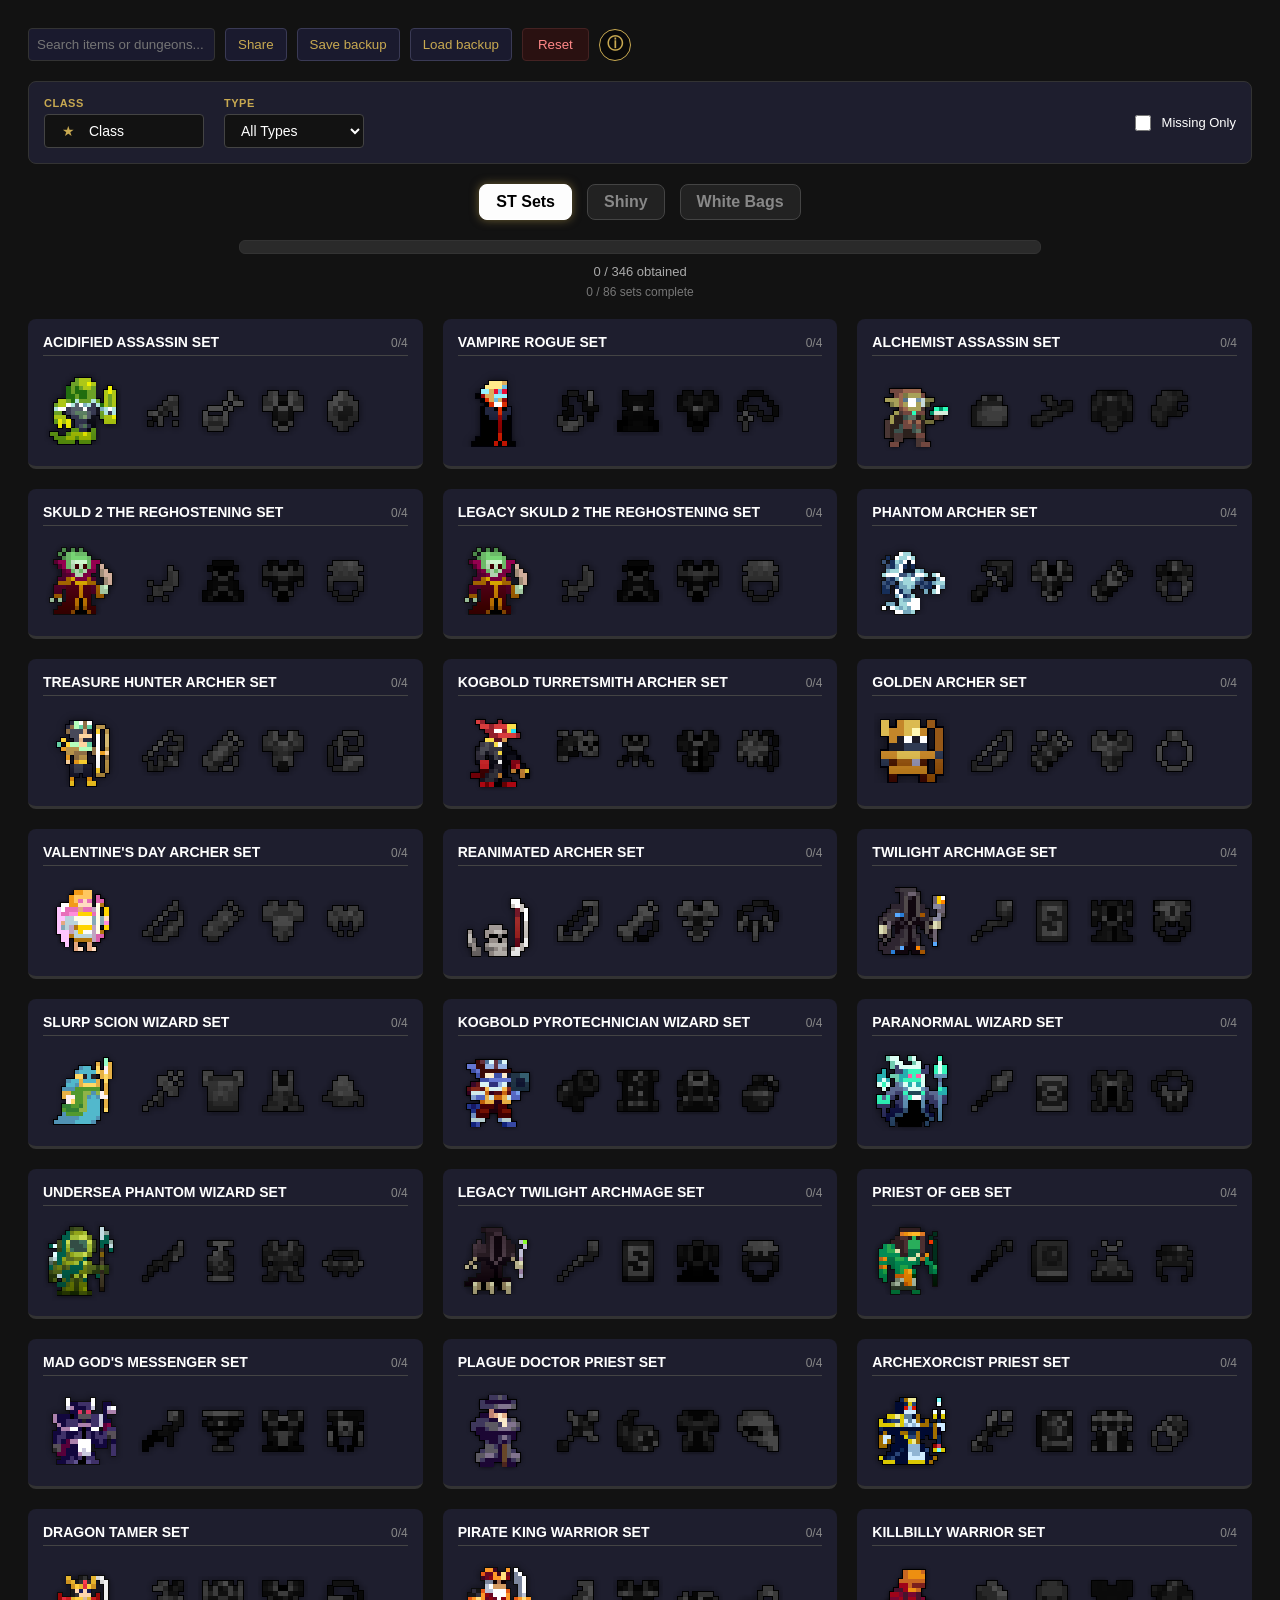
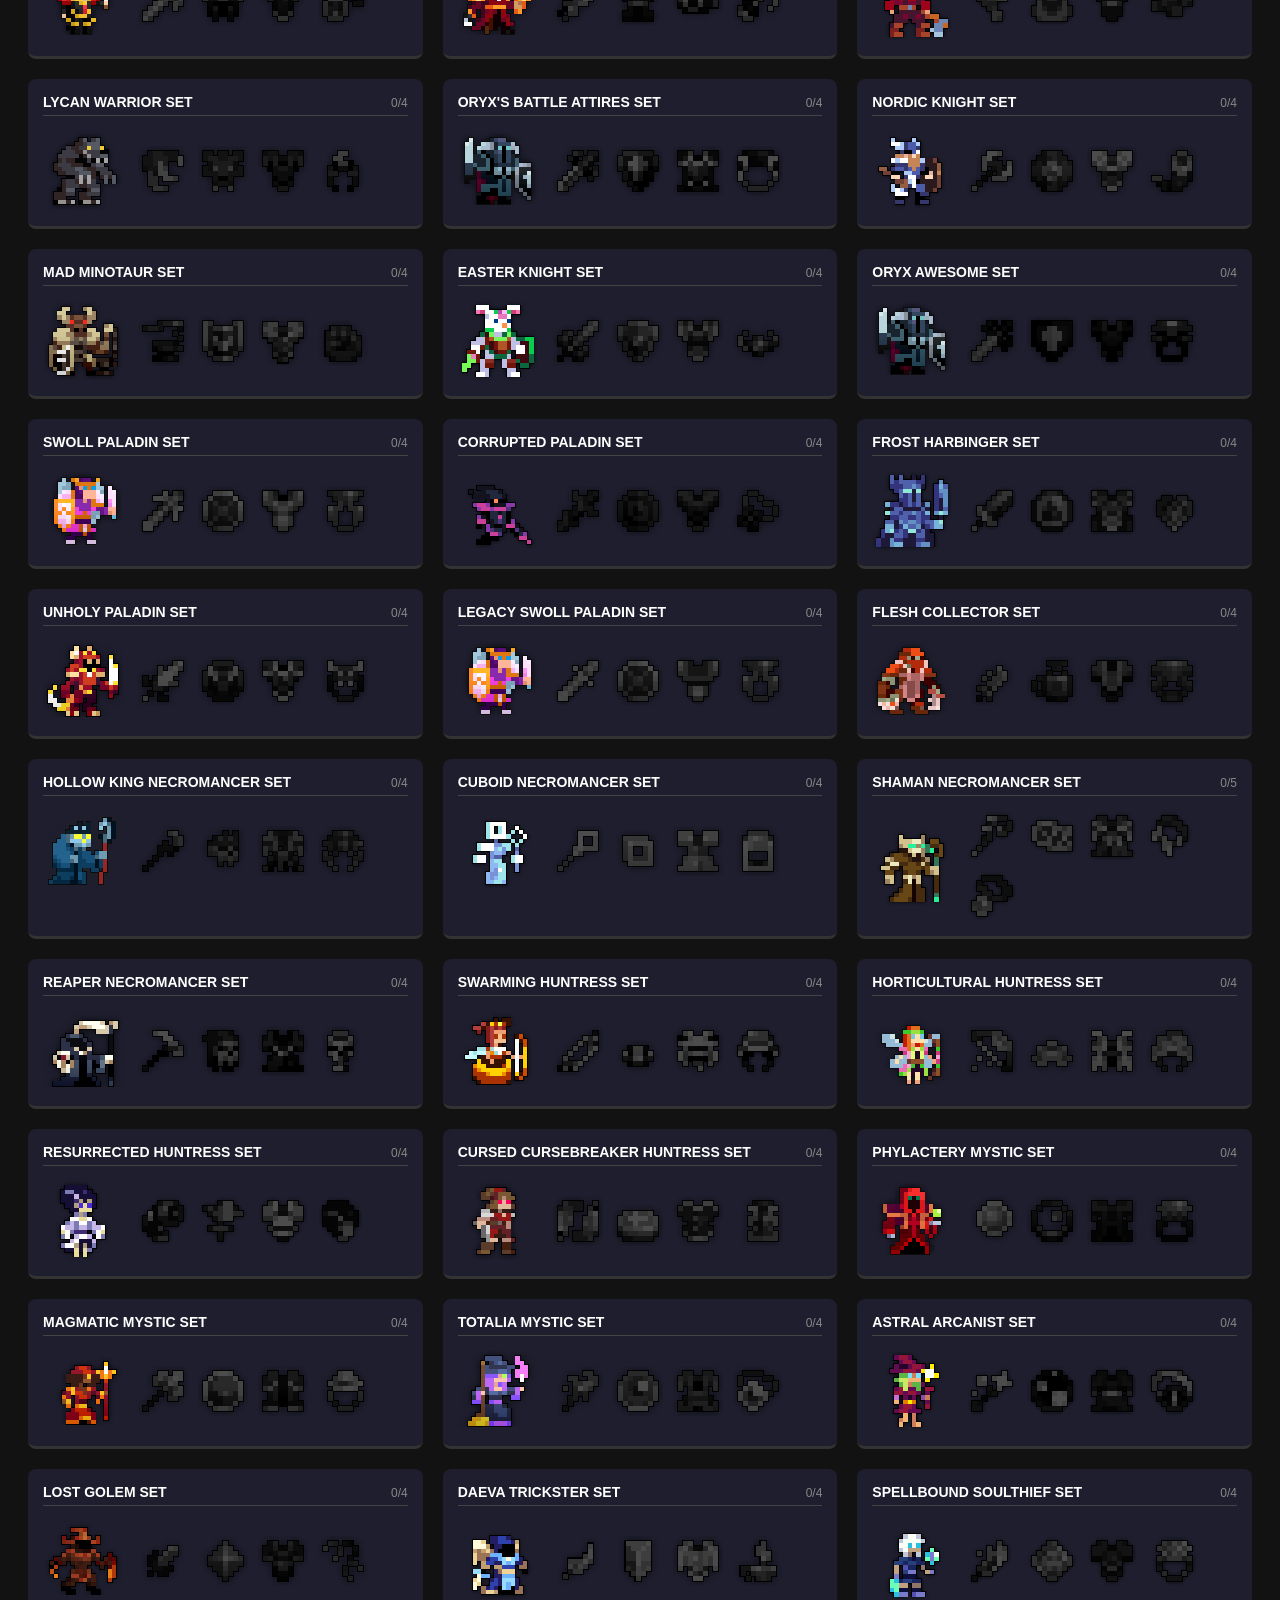
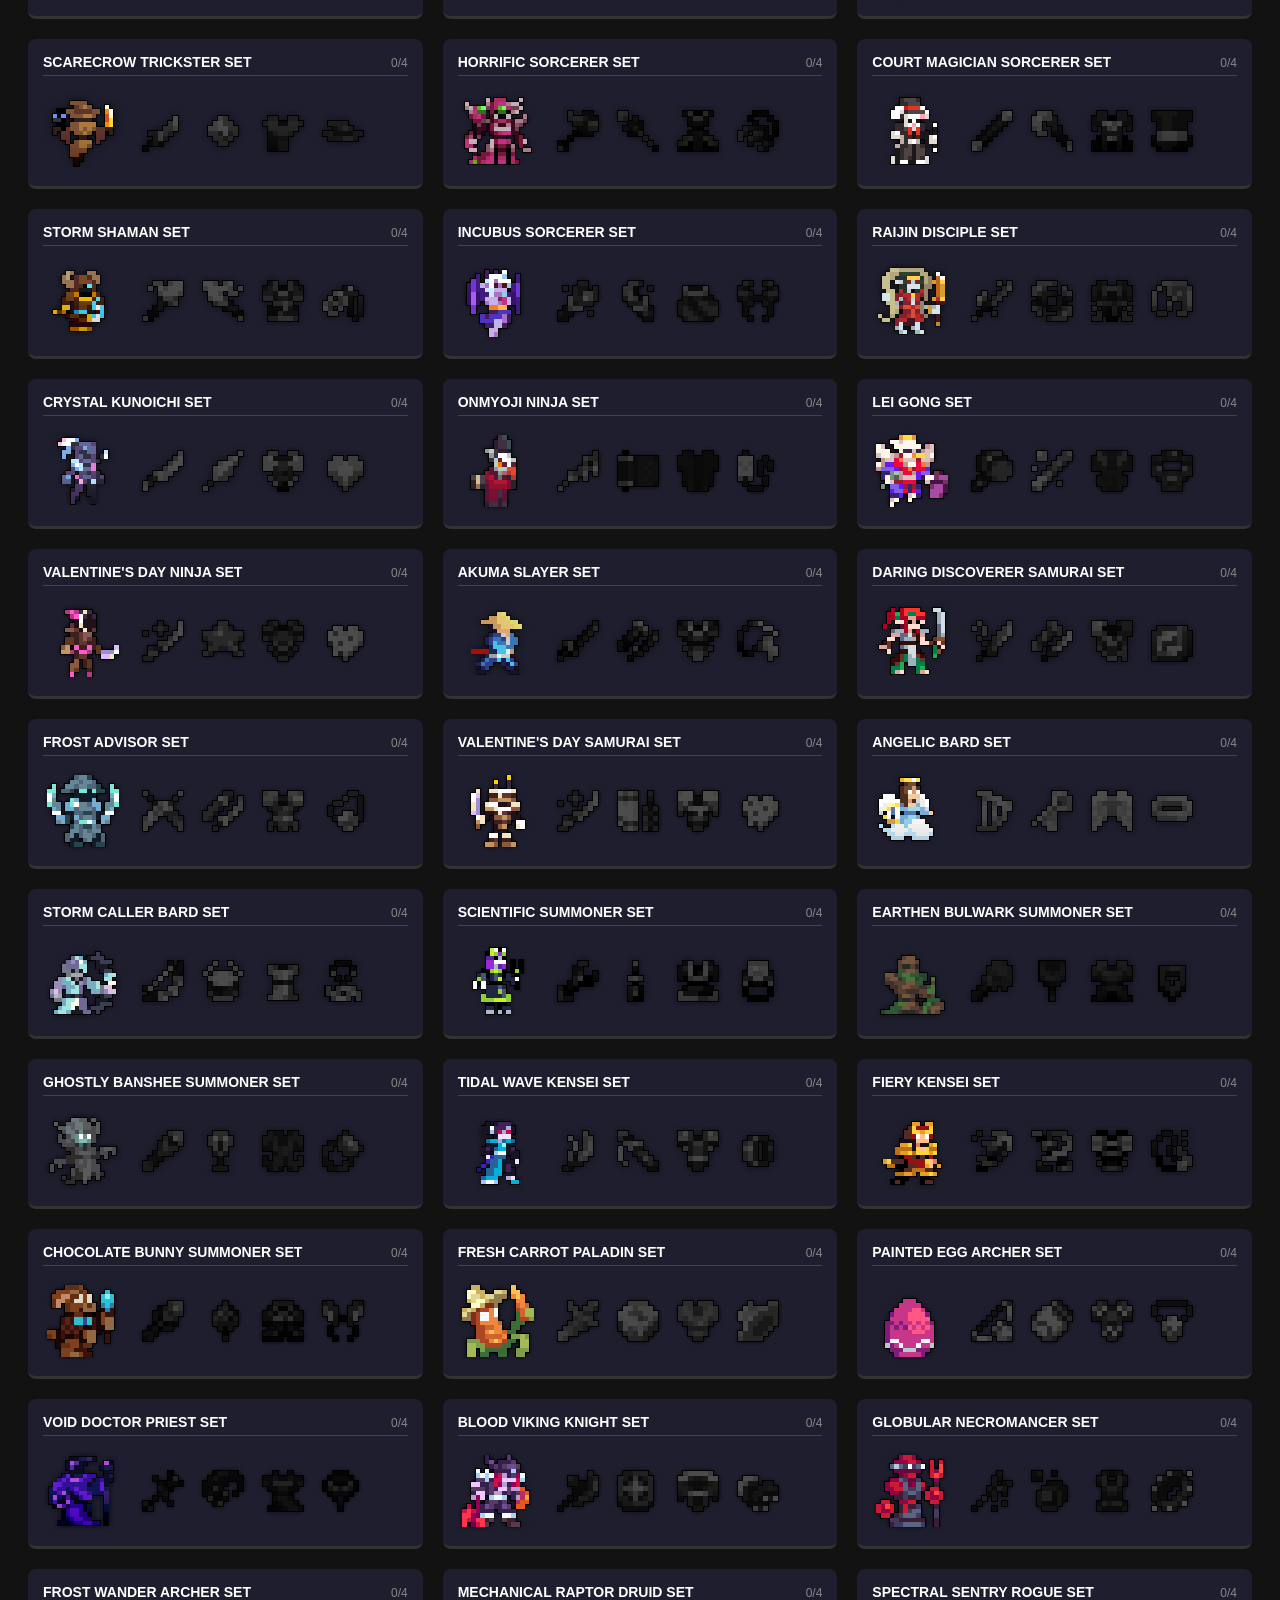
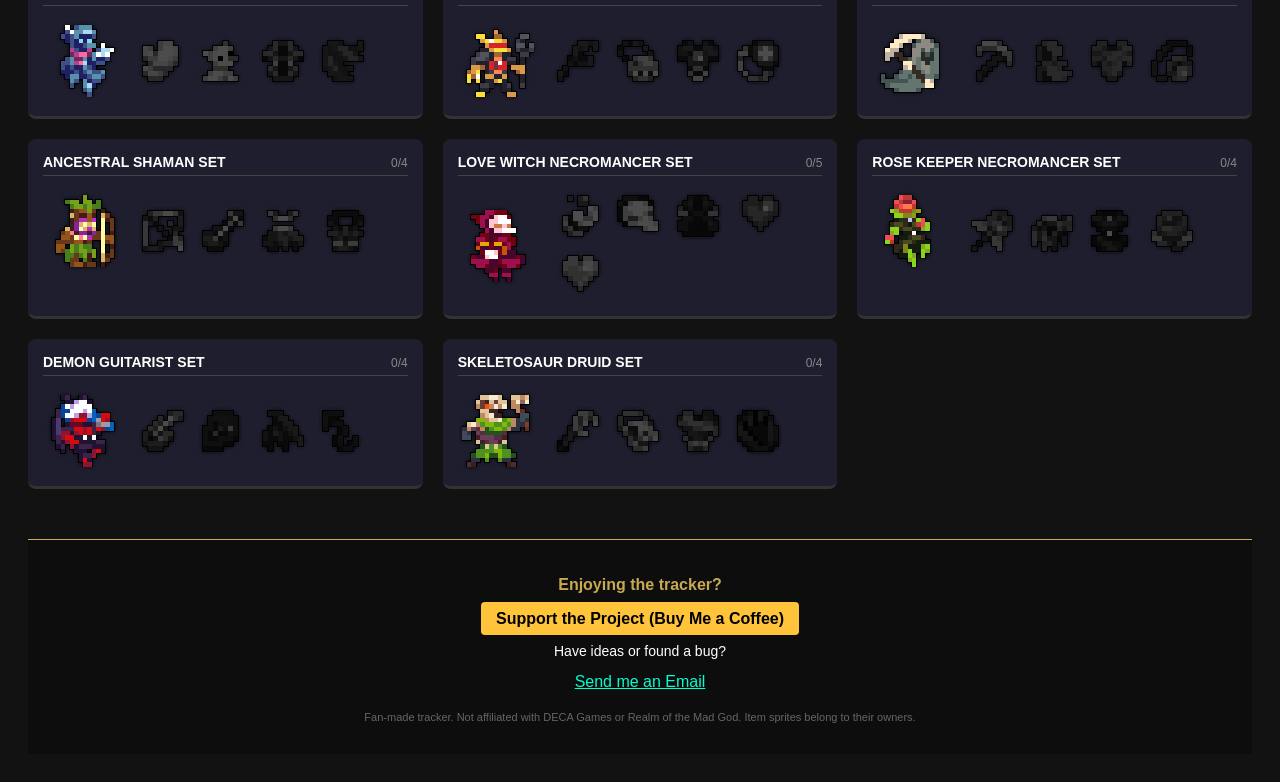
<file: index.html>
<!DOCTYPE html>
<html lang="en">
<head>
    <meta charset="UTF-8">
    <meta name="viewport" content="width=device-width, initial-scale=1.0">
    <title>RotMG ST Set Tracker – Track Your Set-Tiered Items | ROTMG Tracker</title>
    <meta name="description" content="Free Realm of the Mad God tracker for every ST set. Tick off weapons, abilities, armors and rings, filter by class and see where each item drops.">
    <link rel="canonical" href="https://rotmgtracker.com/">
    <meta name="theme-color" content="#121212">
    <meta property="og:type" content="website">
    <meta property="og:site_name" content="ROTMG Tracker">
    <meta property="og:title" content="RotMG ST Set Tracker – Track Your Set-Tiered Items | ROTMG Tracker">
    <meta property="og:description" content="Free Realm of the Mad God tracker for every ST set. Tick off weapons, abilities, armors and rings, filter by class and see where each item drops.">
    <meta property="og:url" content="https://rotmgtracker.com/">
    <meta property="og:image" content="https://rotmgtracker.com/og-image.png">
    <meta property="og:image:width" content="1200">
    <meta property="og:image:height" content="630">
    <meta name="twitter:card" content="summary_large_image">
    <link rel="stylesheet" href="style.css">
    <link rel="icon" type="image/png" href="rotmg sheet/whbaic.png">
</head>
<body>
    <h1 class="visually-hidden">RotMG ST Set Tracker</h1>
    <div id="tooltip"></div>
    
    <div class="top-controls">
        <input type="text" id="search-bar" placeholder="Search items or dungeons..." aria-label="Search">
        <button id="reset-btn">Reset</button>
        
        <div class="info-wrapper">
            <button id="info-btn" aria-label="Storage info">ⓘ</button>
            <div class="custom-tooltip">
                <strong>Storage Info:</strong><br>
                Your progress is saved locally in this browser. Clearing cache or history will reset your tracker!<br><br>Use <strong>Save backup</strong> to keep a copy, or to move your progress to another device with <strong>Load backup</strong>.<br><br><span style="color:#aaa;">This site counts anonymous visits with GoatCounter (no cookies, no personal data).</span>
            </div>
        </div>
    </div>

    <div class="filter-container">
        
        <div class="filter-group">
            <label>Class</label>
            <div class="custom-select-wrapper">
                <div class="custom-select-trigger" id="class-menu-trigger" data-selected-value="all">
                    <span style="display:inline-block; width:22px; height:22px; text-align:center; line-height:22px; color:#c8a951;">★</span>
                    <span id="selected-class-label">Class</span>
                </div>
                <div class="custom-options-panel" id="class-options-panel">
                    <div class="custom-option-item" data-value="all">
                        <span style="display:inline-block; width:24px; text-align:center; color:#c8a951;">★</span>
                        <span>Class</span>
                    </div>
                    <div class="custom-option-item" data-value="rogue">
                        <img src="rotmg sheet/class/rogue.png" alt=""><span>Rogue</span>
                    </div>
                    <div class="custom-option-item" data-value="archer">
                        <img src="rotmg sheet/class/archer.png" alt=""><span>Archer</span>
                    </div>
                    <div class="custom-option-item" data-value="wizard">
                        <img src="rotmg sheet/class/wizard.png" alt=""><span>Wizard</span>
                    </div>
                    <div class="custom-option-item" data-value="priest">
                        <img src="rotmg sheet/class/priest.png" alt=""><span>Priest</span>
                    </div>
                    <div class="custom-option-item" data-value="warrior">
                        <img src="rotmg sheet/class/warrior.png" alt=""><span>Warrior</span>
                    </div>
                    <div class="custom-option-item" data-value="knight">
                        <img src="rotmg sheet/class/knight.png" alt=""><span>Knight</span>
                    </div>
                    <div class="custom-option-item" data-value="paladin">
                        <img src="rotmg sheet/class/paladin.png" alt=""><span>Paladin</span>
                    </div>
                    <div class="custom-option-item" data-value="assassin">
                        <img src="rotmg sheet/class/assassin.png" alt=""><span>Assassin</span>
                    </div>
                    <div class="custom-option-item" data-value="necromancer">
                        <img src="rotmg sheet/class/necromancer.png" alt=""><span>Necromancer</span>
                    </div>
                    <div class="custom-option-item" data-value="huntress">
                        <img src="rotmg sheet/class/huntress.png" alt=""><span>Huntress</span>
                    </div>
                    <div class="custom-option-item" data-value="mystic">
                        <img src="rotmg sheet/class/mystic.png" alt=""><span>Mystic</span>
                    </div>
                    <div class="custom-option-item" data-value="trickster">
                        <img src="rotmg sheet/class/trickster.png" alt=""><span>Trickster</span>
                    </div>
                    <div class="custom-option-item" data-value="sorcerer">
                        <img src="rotmg sheet/class/sorcerer.png" alt=""><span>Sorcerer</span>
                    </div>
                    <div class="custom-option-item" data-value="ninja">
                        <img src="rotmg sheet/class/ninja.png" alt=""><span>Ninja</span>
                    </div>
                    <div class="custom-option-item" data-value="samurai">
                        <img src="rotmg sheet/class/samurai.png" alt=""><span>Samurai</span>
                    </div>
                    <div class="custom-option-item" data-value="bard">
                        <img src="rotmg sheet/class/bard.png" alt=""><span>Bard</span>
                    </div>
                    <div class="custom-option-item" data-value="summoner">
                        <img src="rotmg sheet/class/summoner.png" alt=""><span>Summoner</span>
                    </div>
                    <div class="custom-option-item" data-value="kensei">
                        <img src="rotmg sheet/class/kensei.png" alt=""><span>Kensei</span>
                    </div>
                    <div class="custom-option-item" data-value="druid">
                        <img src="rotmg sheet/class/druid.png" alt=""><span>Druid</span>
                    </div>
                </div>
            </div>
        </div>

        <div class="filter-group">
            <label>Type</label>
            <select id="type-filter" class="filter-select">
                <option value="all">All Types</option>
                <option value="weapon">Weapons</option>
                <option value="ability">Abilities</option>
                <option value="armor">Armors</option>
                <option value="ring">Rings</option>
            </select>
        </div>

        <div class="checkbox-group">
            <label class="checkbox-label">
                <input type="checkbox" id="missing-filter"> Missing Only
            </label>
        </div>
    </div>

    <div class="page-nav">
        <a class="nav-btn active" href="index.html">ST Sets</a>
        <a class="nav-btn" href="shiny.html">Shiny</a>
        <a class="nav-btn" href="whitebags.html">White Bags</a>
    </div>
    
    <div id="progress-bar-container">
        <div id="progress-bar-fill"></div>
    </div>
    <div id="progress-label">0 / 0 obtained</div>

    <div id="tracker-grid" class="grid"></div>

    <footer style="margin-top: 50px; padding: 20px; border-top: 1px solid #c8a951; text-align: center; background: rgba(0,0,0,0.3);">
        <div style="margin-bottom: 15px;">
            <p style="color: #c8a951; font-weight: bold;">Enjoying the tracker?</p>
            <a href="https://buymeacoffee.com/malimate" target="_blank" rel="noopener" 
               style="background: #ffc439; color: black; padding: 8px 15px; text-decoration: none; border-radius: 4px; font-weight: bold;">
               Support the Project (Buy Me a Coffee)
            </a>
        </div>
        <div>
            <p style="font-size: 14px;">Have ideas or found a bug?</p>
            <a href="mailto:rotmgtracker1@gmail.com?subject=RotMG Tracker Idea" style="color: #00ffcc;">
                Send me an Email
            </a>
        </div>
        <p style="font-size: 11px; color: #666; margin-top: 20px;">
            Fan-made tracker. Not affiliated with DECA Games or Realm of the Mad God. Item sprites belong to their owners.
        </p>
    </footer>

    <button id="topBtn" title="Go to top" aria-label="Go to top">↑</button>

    <script src="script.js"></script>
    <script src="extras.js"></script>
</body>
</html>
</file>
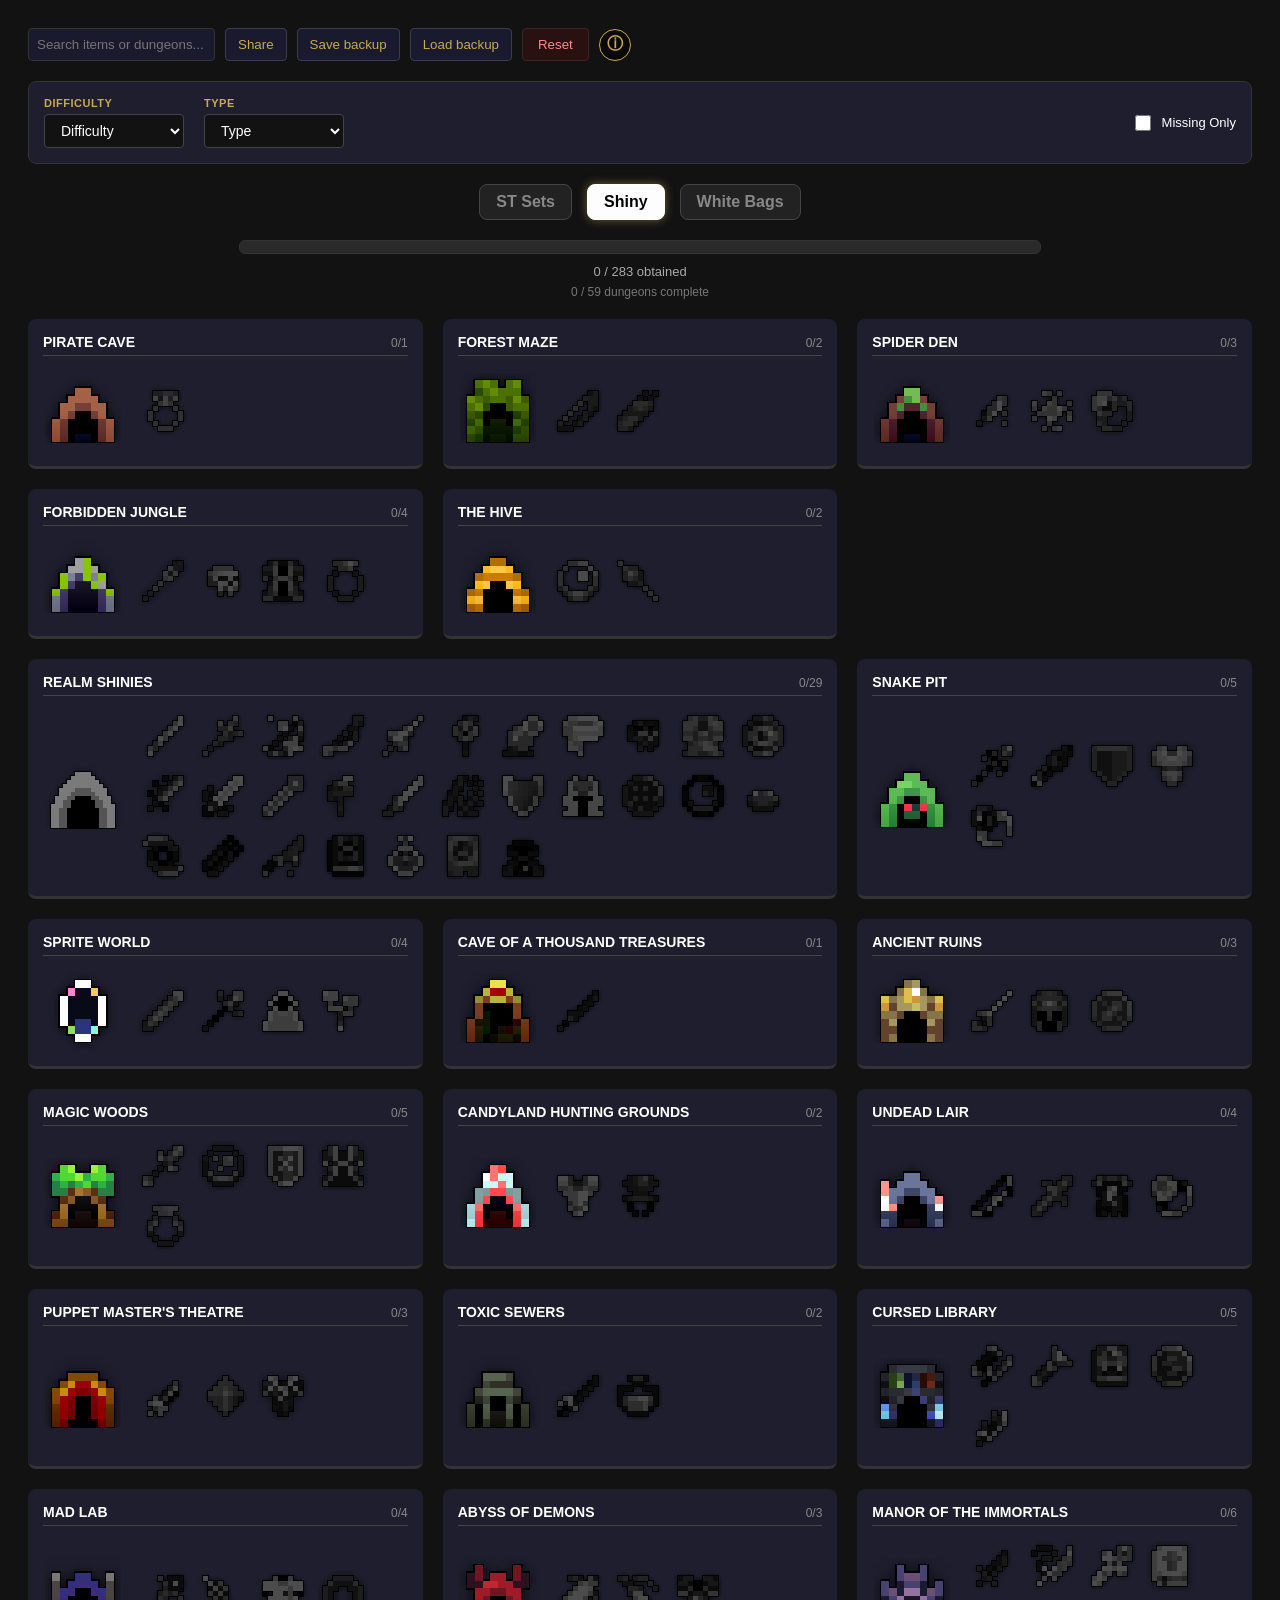
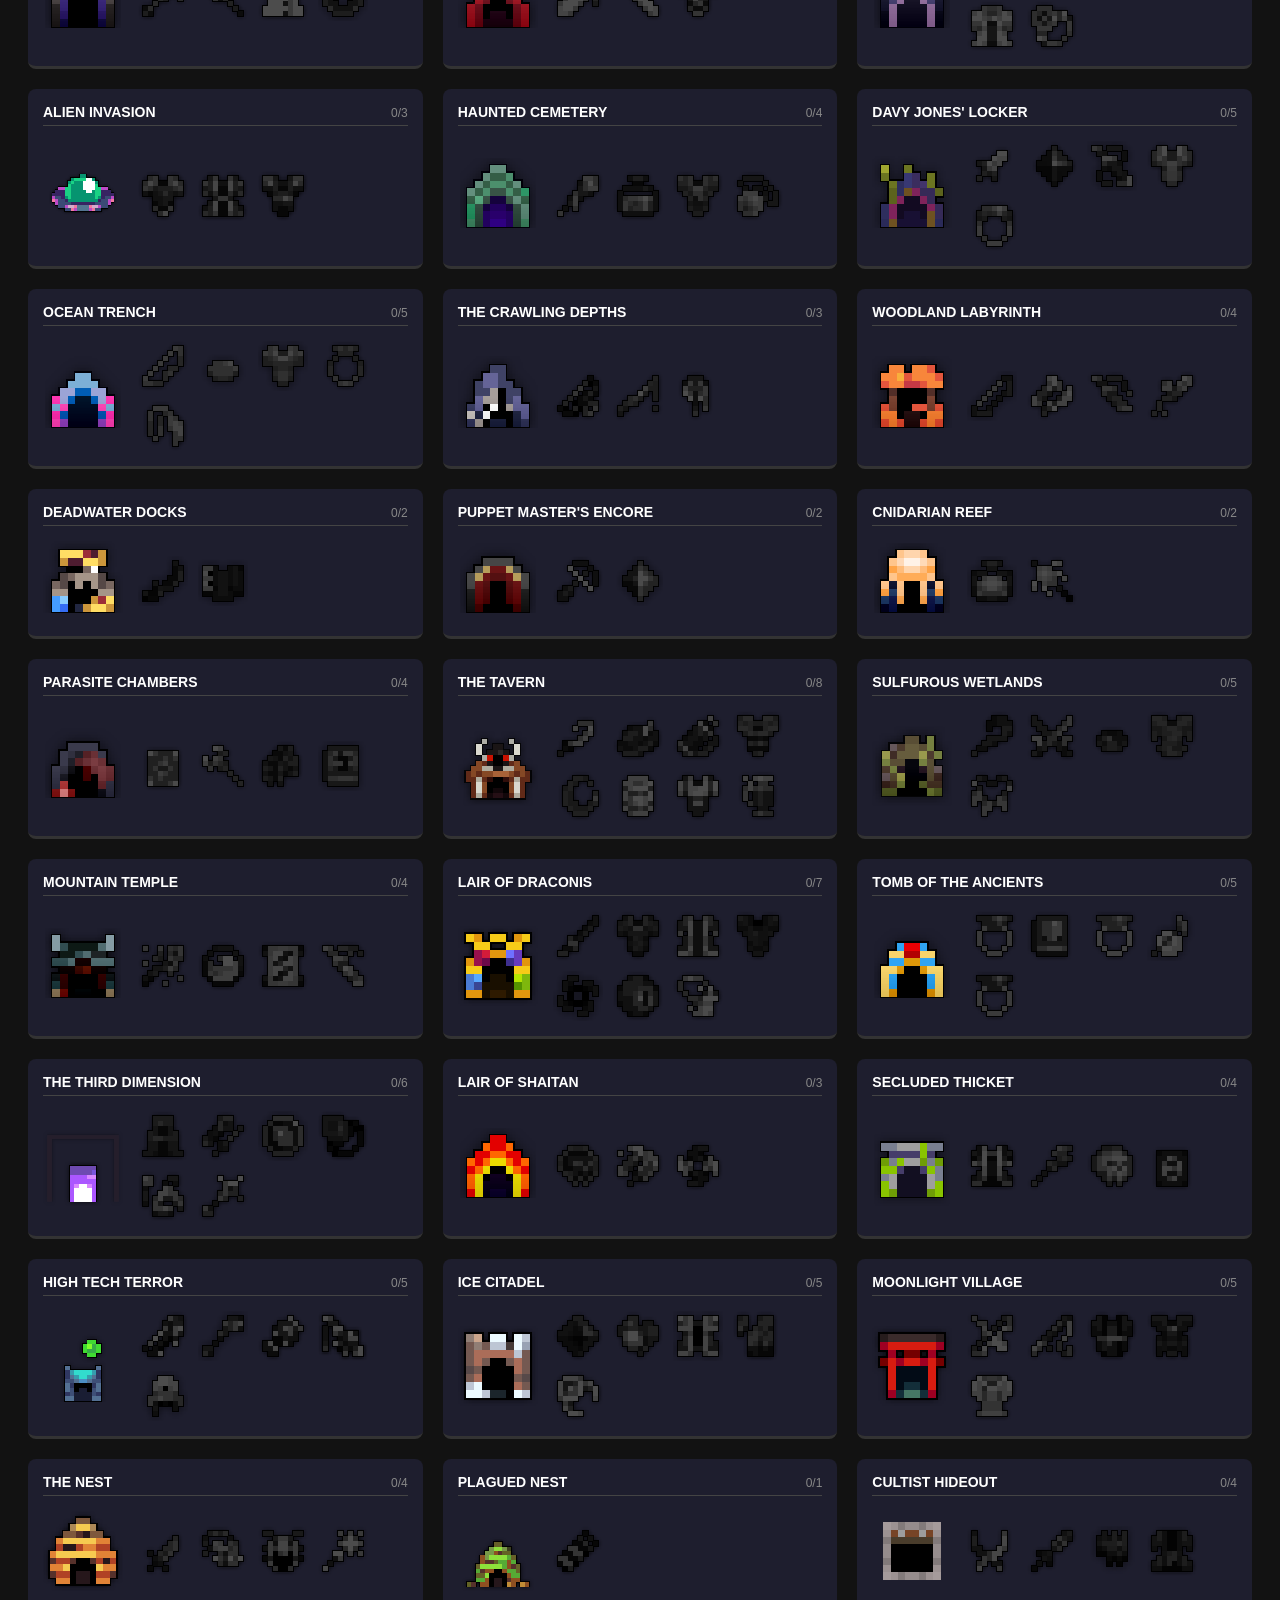
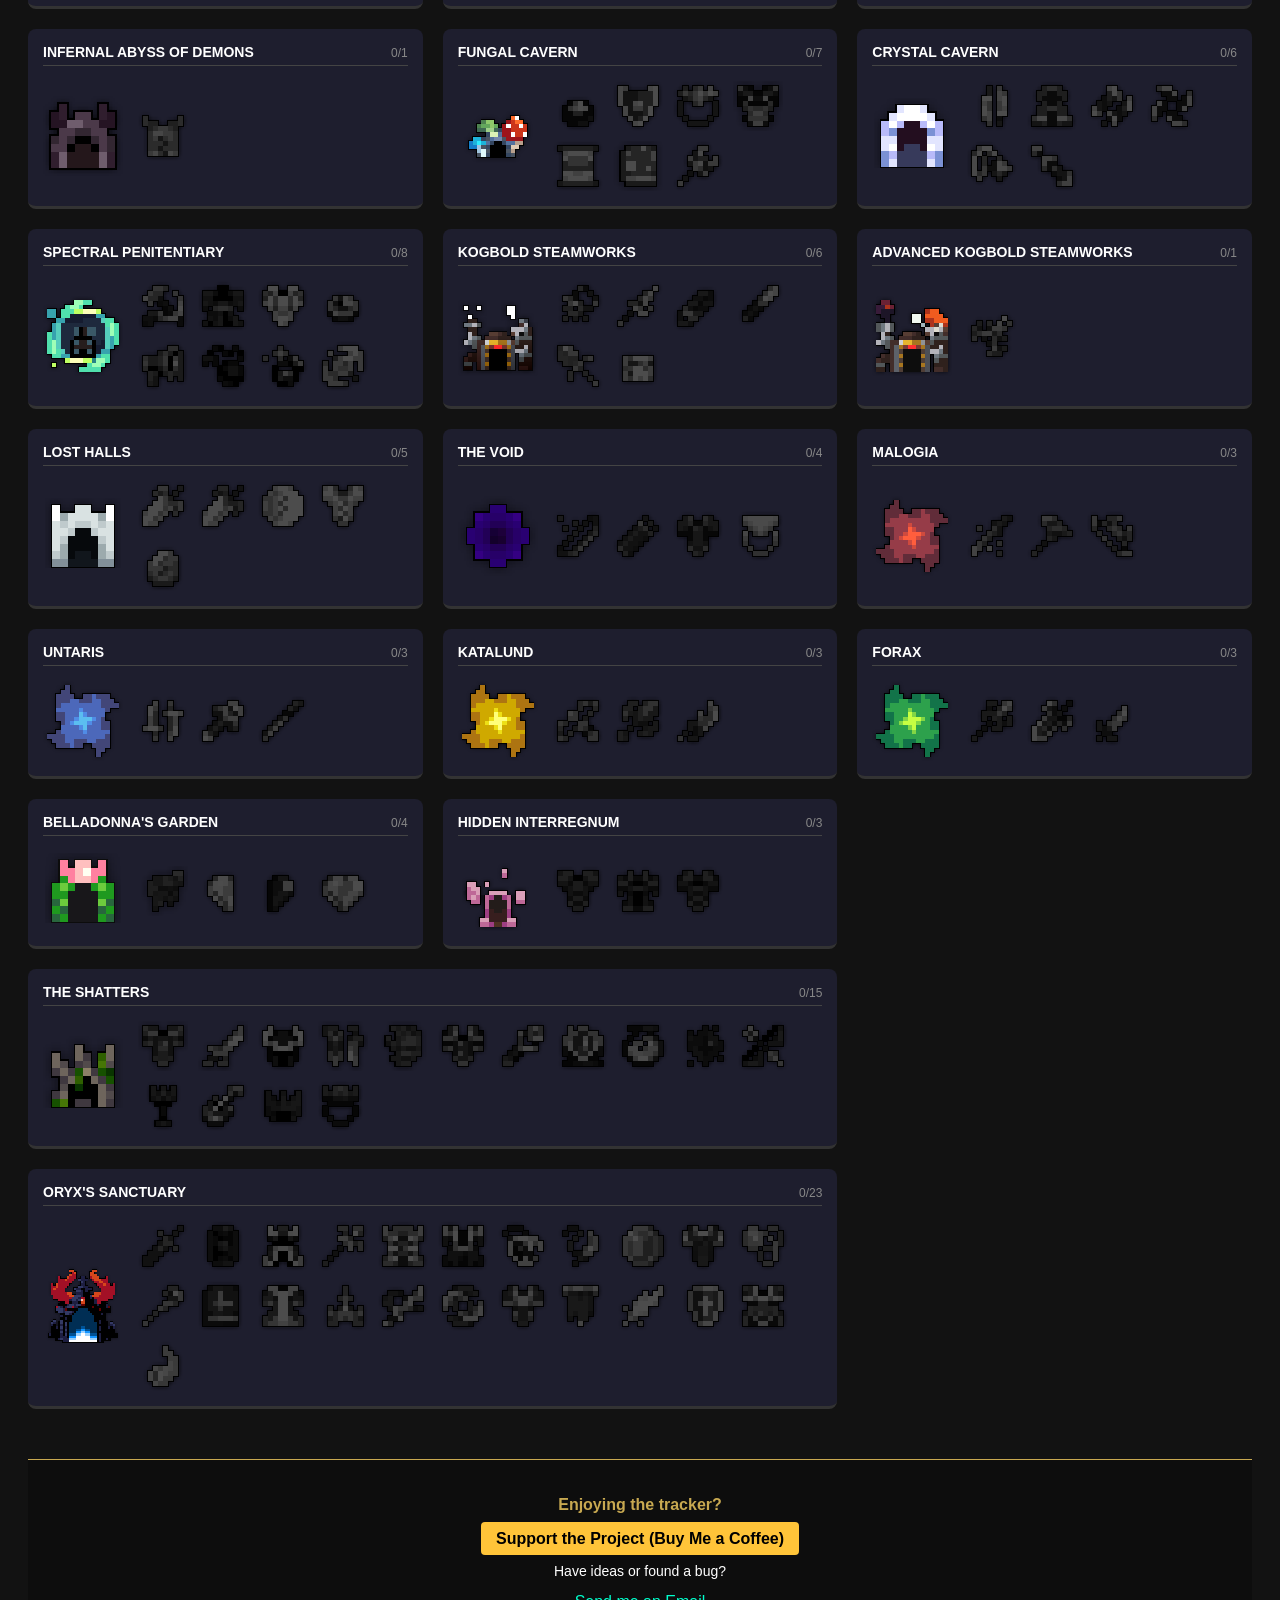
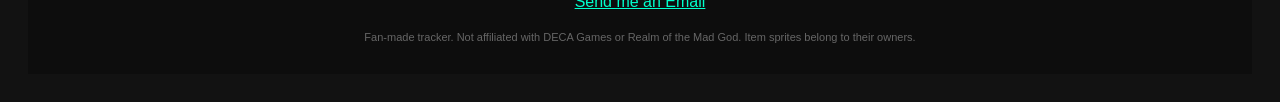
<file: shiny.html>
<!DOCTYPE html>
<html lang="en">
<head>
    <meta charset="UTF-8">
    <meta name="viewport" content="width=device-width, initial-scale=1.0">
    <title>RotMG Shiny Tracker – Track Your Shiny Items | ROTMG Tracker</title>
    <meta name="description" content="Free Realm of the Mad God shiny tracker. Mark every shiny you own by dungeon, filter by difficulty and type, and see your completion.">
    <link rel="canonical" href="https://rotmgtracker.com/shiny">
    <meta name="theme-color" content="#121212">
    <meta property="og:type" content="website">
    <meta property="og:site_name" content="ROTMG Tracker">
    <meta property="og:title" content="RotMG Shiny Tracker – Track Your Shiny Items | ROTMG Tracker">
    <meta property="og:description" content="Free Realm of the Mad God shiny tracker. Mark every shiny you own by dungeon, filter by difficulty and type, and see your completion.">
    <meta property="og:url" content="https://rotmgtracker.com/shiny">
    <meta property="og:image" content="https://rotmgtracker.com/og-image.png">
    <meta property="og:image:width" content="1200">
    <meta property="og:image:height" content="630">
    <meta name="twitter:card" content="summary_large_image">
    <link rel="stylesheet" href="style.css">
    <link rel="icon" type="image/png" href="rotmg sheet/whbaic.png">
</head>
<body>
    <h1 class="visually-hidden">RotMG Shiny Tracker</h1>
    <div id="tooltip"></div>
    
    <div class="top-controls">
        <input type="text" id="search-bar" placeholder="Search items or dungeons..." aria-label="Search">
        <button id="reset-btn">Reset</button>
        
        <div class="info-wrapper">
            <button id="info-btn" aria-label="Storage info">ⓘ</button>
            <div class="custom-tooltip">
                <strong>Storage Info:</strong><br>
                Your progress is saved locally in this browser. Clearing cache or history will reset your tracker!<br><br>Use <strong>Save backup</strong> to keep a copy, or to move your progress to another device with <strong>Load backup</strong>.<br><br><span style="color:#aaa;">This site counts anonymous visits with GoatCounter (no cookies, no personal data).</span>
            </div>
        </div>
    </div>

    <div class="filter-container">
        
        <div class="filter-group">
            <label>Difficulty</label>
            <select id="difficulty-filter" class="filter-select">
                <option value="all">Difficulty</option>
                <option value="easy">Easy</option>
                <option value="medium">Medium</option>
                <option value="hard">Hard</option>
                <option value="exalt">Exalt</option>
            </select>
        </div>

        <div class="filter-group">
            <label>Type</label>
            <select id="type-filter" class="filter-select">
                <option value="all">Type</option>
                <option value="weapon">Weapon</option>
                <option value="ability">Ability</option>
                <option value="armor">Armor</option>
                <option value="ring">Ring</option>
            </select>
        </div>

        <div class="checkbox-group">
            <label class="checkbox-label">
                <input type="checkbox" id="missing-filter"> Missing Only
            </label>
        </div>
    </div>

    <div class="page-nav">
        <a class="nav-btn" href="index.html">ST Sets</a>
        <a class="nav-btn active" href="shiny.html">Shiny</a>
        <a class="nav-btn" href="whitebags.html">White Bags</a>
    </div>
    
    <div id="progress-bar-container">
        <div id="progress-bar-fill"></div>
    </div>
    <div id="progress-label">0 / 0 obtained</div>

    <div id="tracker-grid" class="grid"></div>

    <footer style="margin-top: 50px; padding: 20px; border-top: 1px solid #c8a951; text-align: center; background: rgba(0,0,0,0.3);">
        <div style="margin-bottom: 15px;">
            <p style="color: #c8a951; font-weight: bold;">Enjoying the tracker?</p>
            <a href="https://buymeacoffee.com/malimate" target="_blank" rel="noopener" 
               style="background: #ffc439; color: black; padding: 8px 15px; text-decoration: none; border-radius: 4px; font-weight: bold;">
                Support the Project (Buy Me a Coffee)
            </a>
        </div>
        <div>
            <p style="font-size: 14px;">Have ideas or found a bug?</p>
            <a href="mailto:rotmgtracker1@gmail.com?subject=RotMG Tracker Idea" style="color: #00ffcc;">
                Send me an Email
            </a>
        </div>
        <p style="font-size: 11px; color: #666; margin-top: 20px;">
            Fan-made tracker. Not affiliated with DECA Games or Realm of the Mad God. Item sprites belong to their owners.
        </p>
    </footer>

    <button id="topBtn" title="Go to top" aria-label="Go to top">↑</button>

    <script src="script_s.js"></script>
    <script src="extras.js"></script>
</body>
</html>
</file>
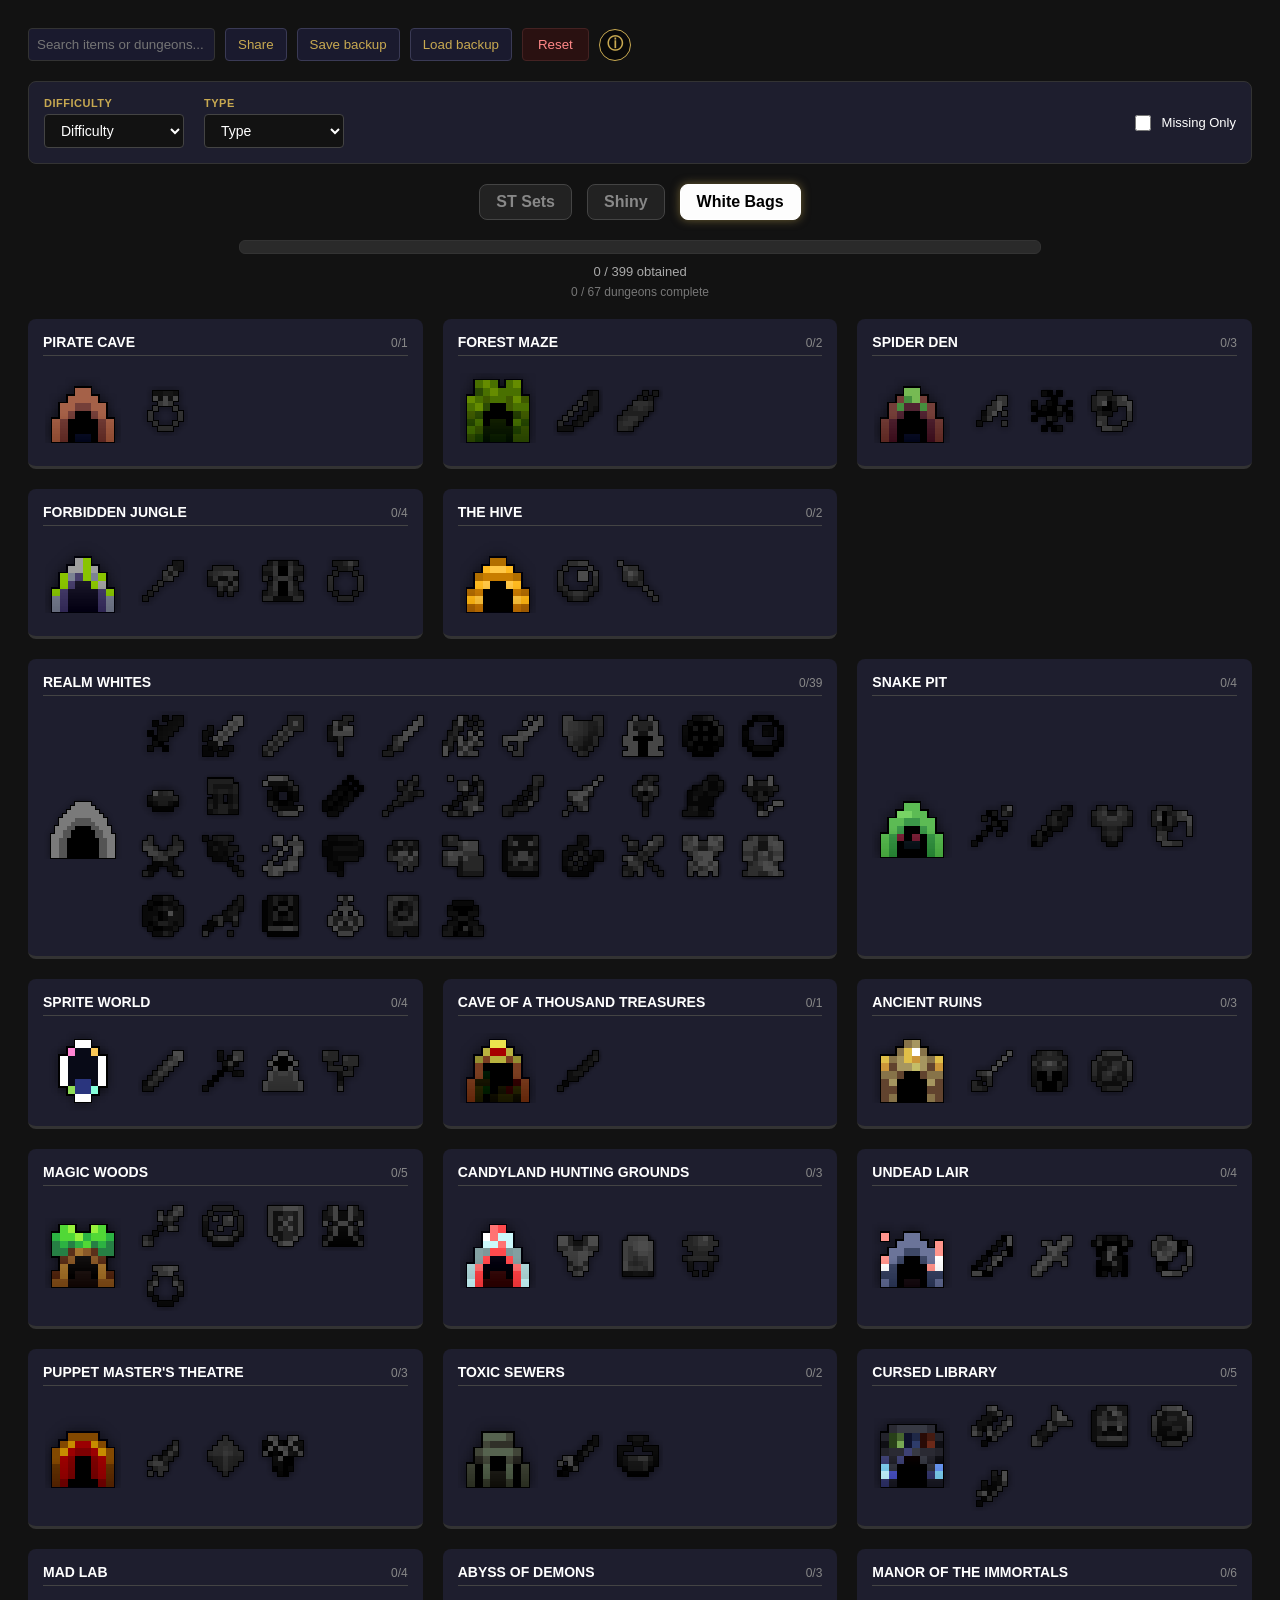
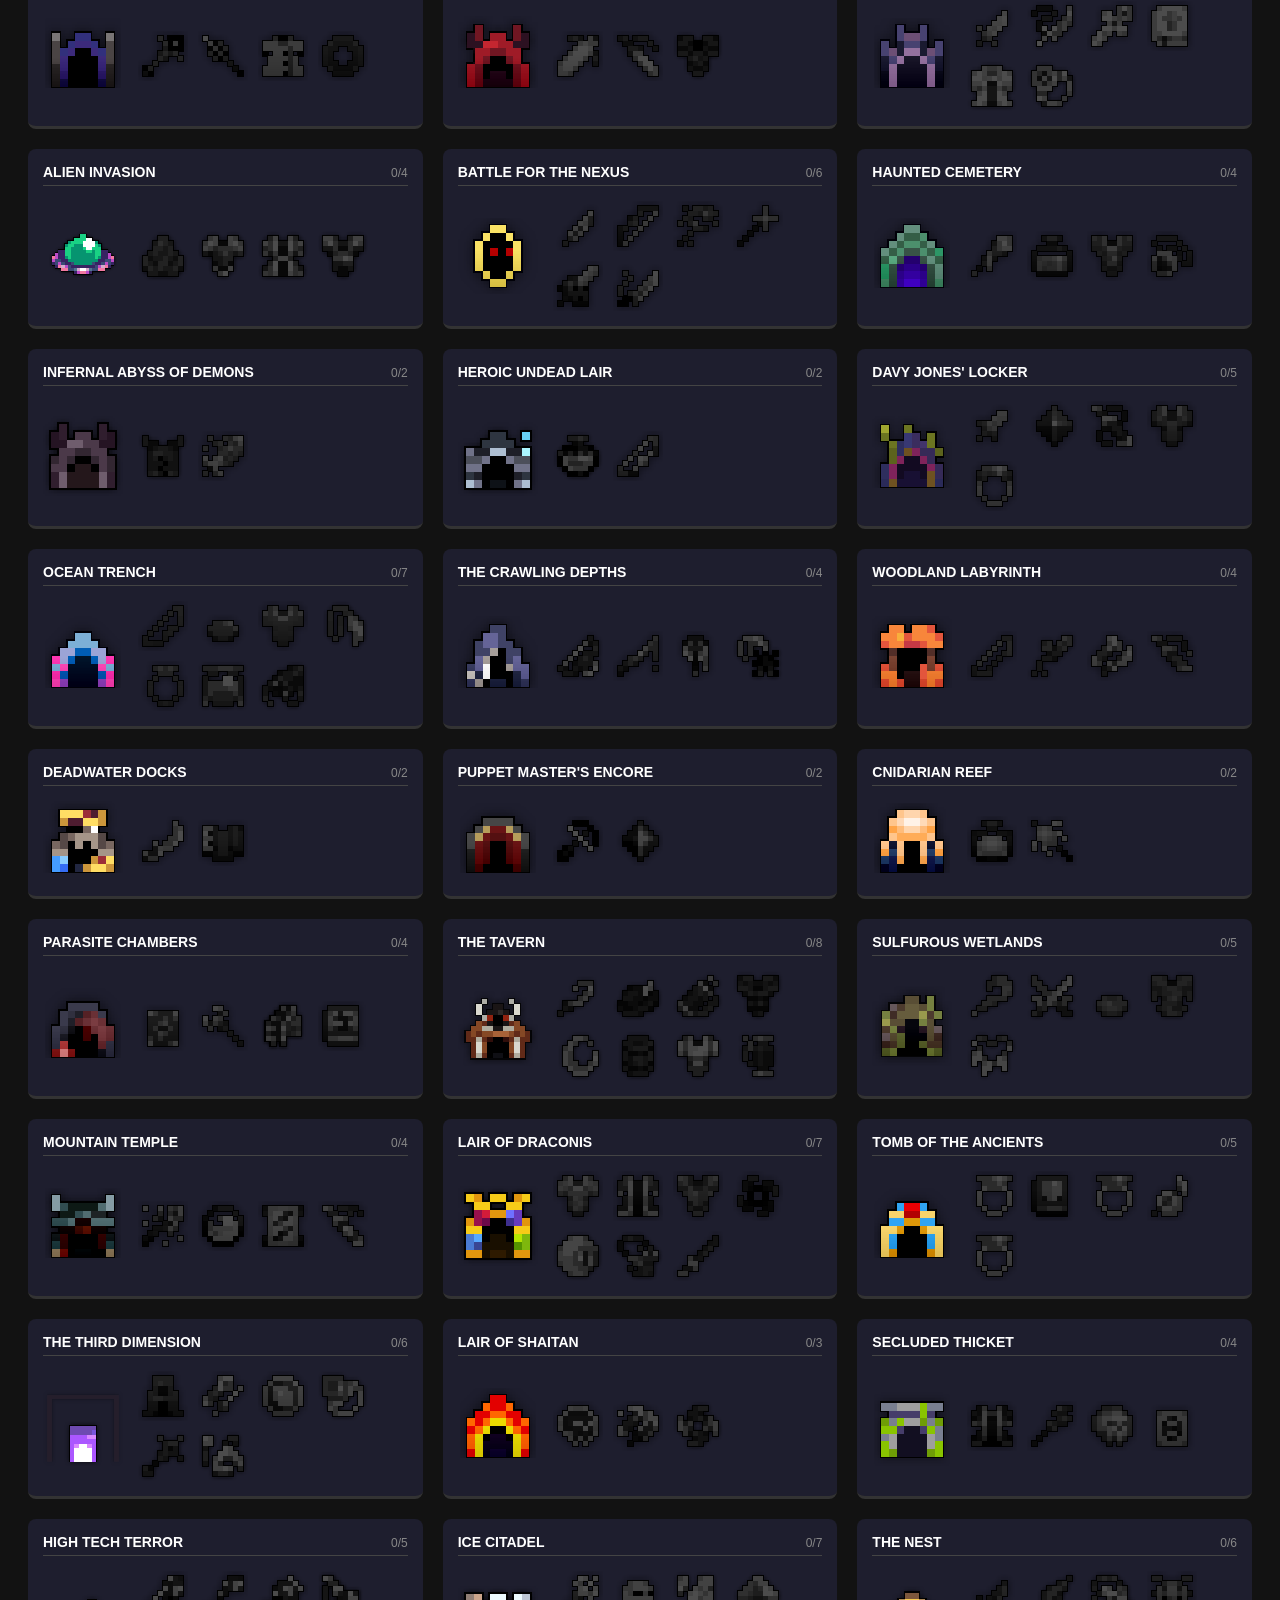
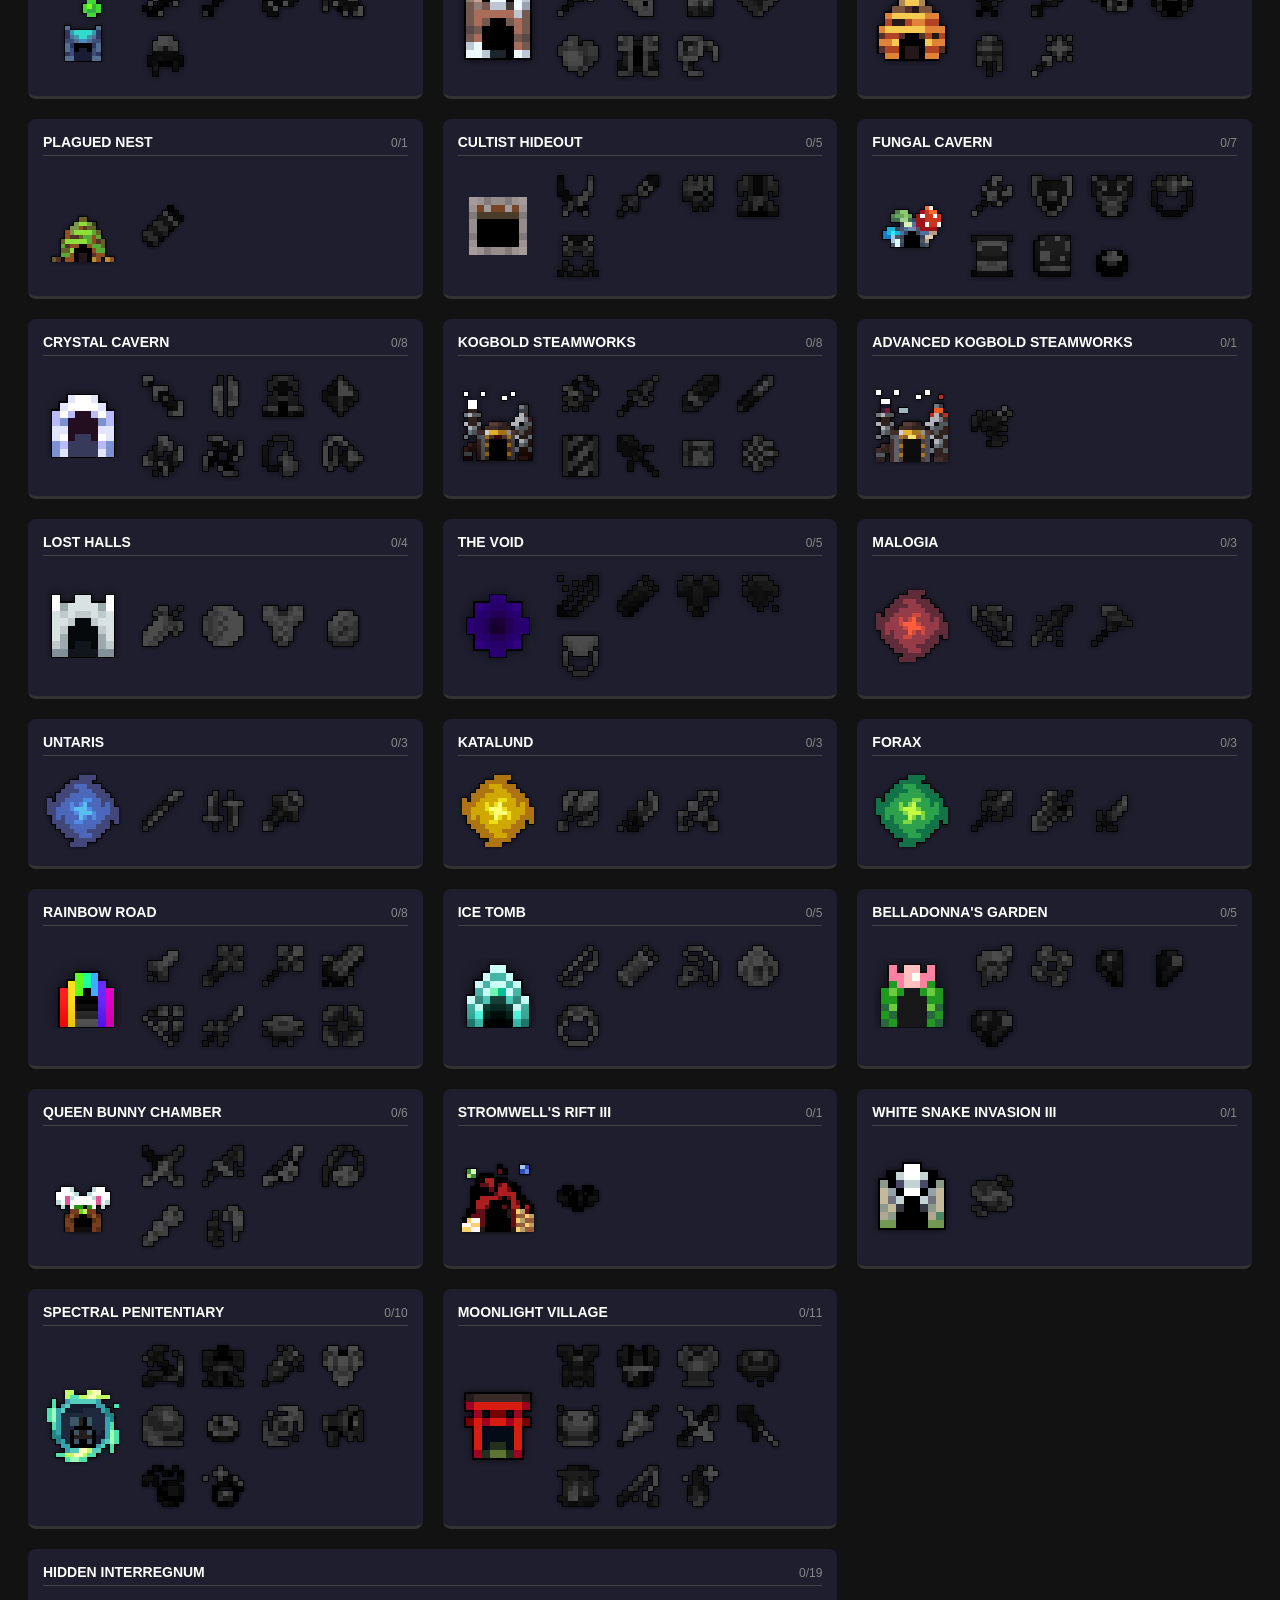
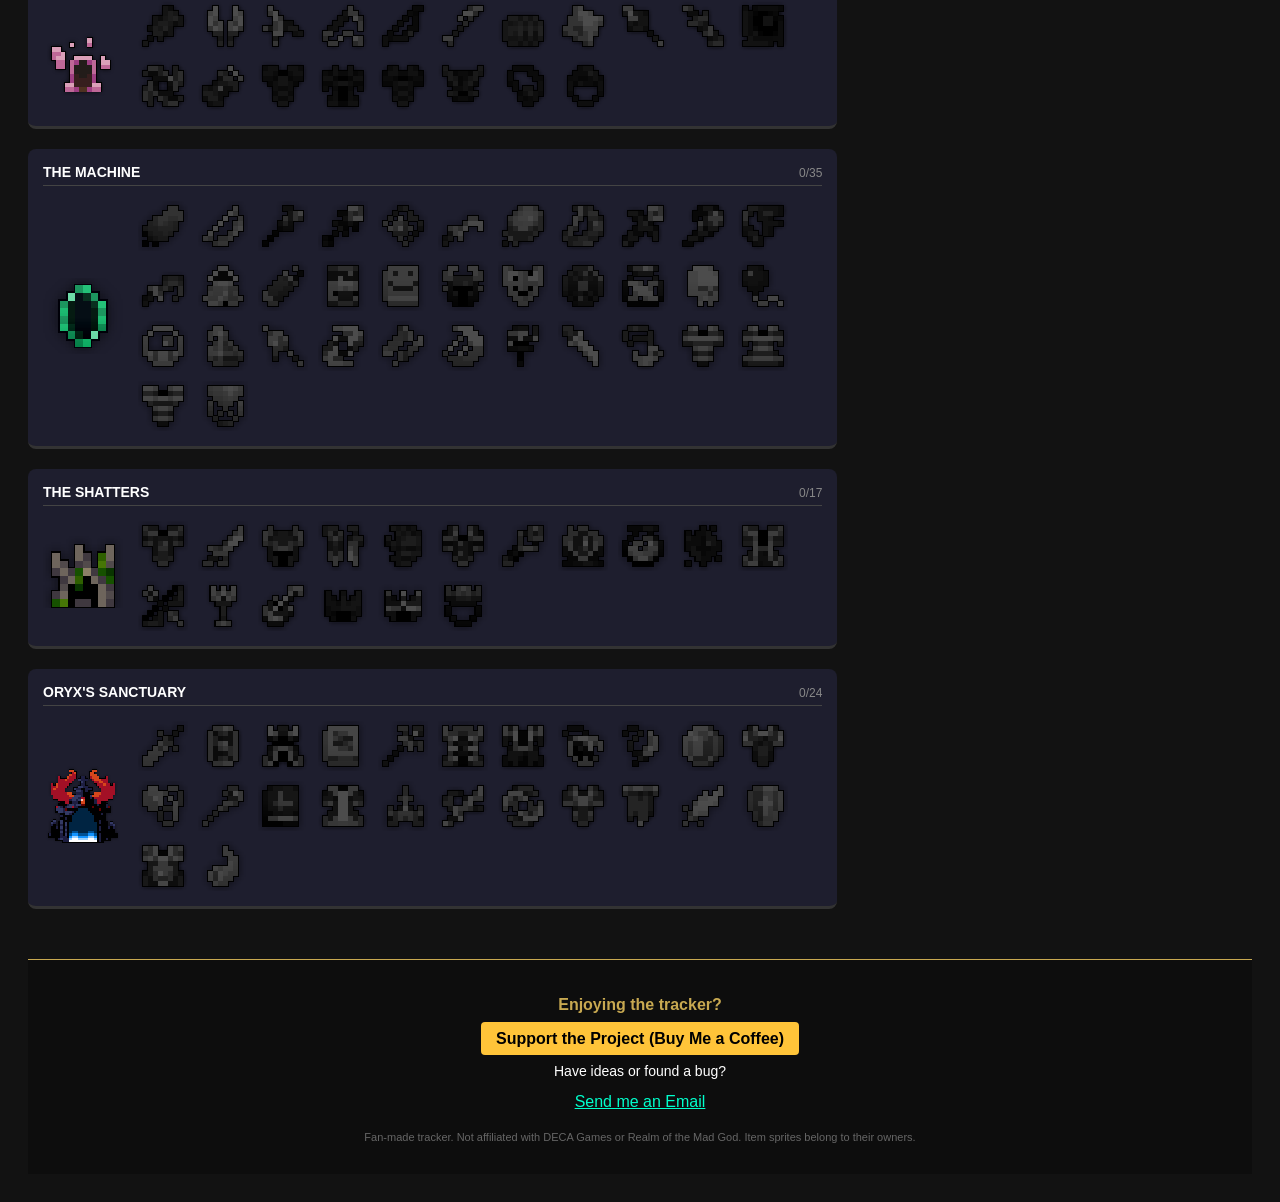
<file: whitebags.html>
<!DOCTYPE html>
<html lang="en">
<head>
    <meta charset="UTF-8">
    <meta name="viewport" content="width=device-width, initial-scale=1.0">
    <title>RotMG White Bag Tracker – Track Your Untiered Drops | ROTMG Tracker</title>
    <meta name="description" content="Free Realm of the Mad God white bag tracker. Check off every UT drop by dungeon, filter by difficulty and type, and see your completion.">
    <link rel="canonical" href="https://rotmgtracker.com/whitebags">
    <meta name="theme-color" content="#121212">
    <meta property="og:type" content="website">
    <meta property="og:site_name" content="ROTMG Tracker">
    <meta property="og:title" content="RotMG White Bag Tracker – Track Your Untiered Drops | ROTMG Tracker">
    <meta property="og:description" content="Free Realm of the Mad God white bag tracker. Check off every UT drop by dungeon, filter by difficulty and type, and see your completion.">
    <meta property="og:url" content="https://rotmgtracker.com/whitebags">
    <meta property="og:image" content="https://rotmgtracker.com/og-image.png">
    <meta property="og:image:width" content="1200">
    <meta property="og:image:height" content="630">
    <meta name="twitter:card" content="summary_large_image">
    <link rel="stylesheet" href="style.css">
    <link rel="icon" type="image/png" href="rotmg sheet/whbaic.png">
</head>
<body>
    <h1 class="visually-hidden">RotMG White Bag Tracker</h1>
    <div id="tooltip"></div>
    
    <div class="top-controls">
        <input type="text" id="search-bar" placeholder="Search items or dungeons..." aria-label="Search">
        <button id="reset-btn">Reset</button>
        
        <div class="info-wrapper">
            <button id="info-btn" aria-label="Storage info">ⓘ</button>
            <div class="custom-tooltip">
                <strong>Storage Info:</strong><br>
                Your progress is saved locally in this browser. Clearing cache or history will reset your tracker!<br><br>Use <strong>Save backup</strong> to keep a copy, or to move your progress to another device with <strong>Load backup</strong>.<br><br><span style="color:#aaa;">This site counts anonymous visits with GoatCounter (no cookies, no personal data).</span>
            </div>
        </div>
    </div>

    <div class="filter-container">
        <div class="filter-group">
            <label>Difficulty</label>
            <select id="difficulty-filter" class="filter-select">
                <option value="all">Difficulty</option>
                <option value="easy">Easy</option>
                <option value="medium">Medium</option>
                <option value="hard">Hard</option>
                <option value="exalt">Exalt</option>
            </select>
        </div>

        <div class="filter-group">
            <label>Type</label>
            <select id="type-filter" class="filter-select">
                <option value="all">Type</option>
                <option value="weapon">Weapon</option>
                <option value="ability">Ability</option>
                <option value="armor">Armor</option>
                <option value="ring">Ring</option>
            </select>
        </div>

        <div class="checkbox-group">
            <label class="checkbox-label">
                <input type="checkbox" id="missing-filter"> Missing Only
            </label>
        </div>
    </div>

    <div class="page-nav">
        <a class="nav-btn" href="index.html">ST Sets</a>
        <a class="nav-btn" href="shiny.html">Shiny</a>
        <a class="nav-btn active" href="whitebags.html">White Bags</a>
    </div>
    
    <div id="progress-bar-container">
        <div id="progress-bar-fill"></div>
    </div>
    <div id="progress-label">0 / 0 obtained</div>

    <div id="tracker-grid" class="grid"></div>

    <footer style="margin-top: 50px; padding: 20px; border-top: 1px solid #c8a951; text-align: center; background: rgba(0,0,0,0.3);">
        <div style="margin-bottom: 15px;">
            <p style="color: #c8a951; font-weight: bold;">Enjoying the tracker?</p>
            <a href="https://buymeacoffee.com/malimate" target="_blank" rel="noopener" 
               style="background: #ffc439; color: black; padding: 8px 15px; text-decoration: none; border-radius: 4px; font-weight: bold;">
                Support the Project (Buy Me a Coffee)
            </a>
        </div>
        <div>
            <p style="font-size: 14px;">Have ideas or found a bug?</p>
            <a href="mailto:rotmgtracker1@gmail.com?subject=RotMG Tracker Idea" style="color: #00ffcc;">
                Send me an Email
            </a>
        </div>
        <p style="font-size: 11px; color: #666; margin-top: 20px;">
            Fan-made tracker. Not affiliated with DECA Games or Realm of the Mad God. Item sprites belong to their owners.
        </p>
    </footer>

    <button id="topBtn" title="Go to top" aria-label="Go to top">↑</button>

    <script src="script_wb.js"></script>
    <script src="extras.js"></script>
</body>
</html>
</file>
<file: style.css>
body {
    background-color: #121212;
    color: white;
    font-family: sans-serif;
    padding: 20px;
}

.grid {
    display: grid;
    grid-template-columns: repeat(auto-fill, minmax(345px, 1fr));
    gap: 20px;
}

.section-card {
    background-color: #1e1e2e;
    border-radius: 8px;
    padding: 15px;
    border-bottom: 3px solid #333;
    display: flex;
    flex-direction: column;
}

.section-card-wide {
    grid-column: span 2;
}

.section-header {
    font-weight: bold;
    border-bottom: 1px solid #444;
    padding-bottom: 5px;
    margin-bottom: 15px;
    text-transform: uppercase;
    font-size: 14px;
}

.card-body {
    display: flex;
    align-items: center;
    gap: 15px;
}

.items-list {
    display: flex;
    flex-wrap: wrap;
    gap: 10px;
}

.item-sprite {
    width: 50px;
    height: 50px;
    image-rendering: pixelated;
    cursor: pointer;
    filter: grayscale(100%) brightness(30%);
    transition: 0.2s;
}

.item-sprite.obtained {
    filter: grayscale(0%) brightness(100%);
}

#progress-bar-container {
    width: 100%;
    max-width: 800px;
    margin: 10px auto;
    height: 12px;
    background-color: #2a2a2a;
    border-radius: 6px;
    overflow: hidden;
    border: 1px solid #333;
}

#progress-bar-fill {
    height: 100%;
    width: 0%;
    background: #c8a951;
    transition: width 0.4s ease;
}

#progress-label {
    text-align: center;
    font-size: 13px;
    color: #aaa;
    margin-bottom: 20px;
}

#tooltip {
    position: fixed;
    background: rgba(10, 10, 20, 0.98);
    color: white;
    padding: 12px;
    border: 1px solid #c8a951;
    border-radius: 8px;
    display: none;
    z-index: 9999;
    pointer-events: none;
    box-shadow: 0 10px 30px rgba(0,0,0,0.8);
    min-width: 180px;
}

.top-controls {
    margin-bottom: 20px;
    display: flex;
    gap: 10px;
    align-items: center;
}

#search-bar {
    padding: 8px;
    background: #1a1a2e;
    border: 1px solid #333;
    color: white;
    border-radius: 4px;
}

#reset-btn {
    background: #2a1111;
    color: #ff8888;
    border: 1px solid #442222;
    padding: 8px 15px;
    cursor: pointer;
    border-radius: 4px;
}

.page-nav {
    display: flex;
    justify-content: center;
    gap: 15px;
    margin: 20px 0;
}

.nav-btn {
    text-decoration: none;
    padding: 10px 20px;
    background: #222;
    color: white;
    border-radius: 8px;
    font-weight: bold;
}

.nav-btn {
    background: #222;
    color: #888;
    border: 1px solid #444;
    padding: 8px 16px;
    cursor: pointer;
    transition: 0.3s;
}

.nav-btn.active {
    background: #fdfdfd; 
    color: #000;
    font-weight: bold;
    border: 1px solid #fff;
    box-shadow: 0 0 10px rgba(200, 169, 81, 0.5);
}

.support-container, .contact-section {
    text-align: center;
    margin-top: 40px;
    padding: 20px;
    background: rgba(0, 0, 0, 0.5);
    border-top: 2px solid #c8a951;
}

.paypal-button {
    background-color: #ffc439;
    color: #000;
    padding: 10px 20px;
    text-decoration: none;
    font-weight: bold;
    border-radius: 5px;
    display: inline-block;
}

.email-link {
    color: #00ffcc;
    text-decoration: underline;
}

#topBtn {
    display: none; 
    position: fixed;
    bottom: 20px;
    right: 20px;
    width: 45px;
    height: 45px;
    background-color: #1a1a1a;
    color: #c8a951;
    border: 2px solid #c8a951;
    border-radius: 5px;
    z-index: 9999;
    cursor: pointer;
    font-size: 20px;
    font-weight: bold;
    transition: 0.3s;
    box-shadow: 0 0 10px rgba(0,0,0,0.5);
}

#topBtn:hover {
    background-color: #c8a951;
    color: #1a1a1a;
}

.info-wrapper {
    position: relative;
    display: inline-block;
}

#info-btn {
    background: rgba(0, 0, 0, 0.5);
    color: #c8a951;
    border: 1px solid #c8a951;
    border-radius: 50%;
    width: 32px;
    height: 32px;
    font-size: 16px;
    font-weight: bold;
    cursor: pointer;
    display: flex;
    align-items: center;
    justify-content: center;
    transition: all 0.2s ease;
}

#info-btn:hover {
    background: #c8a951;
    color: #121212;
    box-shadow: 0 0 8px rgba(200, 169, 81, 0.6);
}

.info-wrapper .custom-tooltip {
    visibility: hidden;
    opacity: 0;
    width: 240px;
    background-color: #1a1a1a;
    color: #ffffff;
    text-align: left;
    border: 1px solid #c8a951;
    border-radius: 6px;
    padding: 12px;
    position: absolute;
    z-index: 999;
    top: 125%; 
    right: 0;   
    box-shadow: 0 4px 15px rgba(0, 0, 0, 0.8);
    font-size: 13px;
    line-height: 1.4;
    transition: opacity 0.3s ease, visibility 0.3s ease;
    pointer-events: none; 
}

.info-wrapper:hover .custom-tooltip {
    visibility: visible;
    opacity: 1;
}

/* --- BRAND NEW VISUAL FILTER STYLES --- */
.filter-container {
    display: flex;
    flex-wrap: wrap;
    align-items: center;
    gap: 20px;
    padding: 15px;
    background: #1e1e2e;
    border: 1px solid #333;
    border-radius: 8px;
    margin-bottom: 20px;
}

.filter-group {
    display: flex;
    flex-direction: column;
    gap: 5px;
    position: relative;
}

.filter-group label {
    font-size: 11px;
    font-weight: bold;
    color: #c8a951;
    text-transform: uppercase;
    letter-spacing: 0.5px;
}

/* Custom Visual Class Box Menu Button */
.custom-select-trigger {
    display: flex;
    align-items: center;
    gap: 10px;
    padding: 6px 12px;
    background: #121212;
    border: 1px solid #444;
    color: white;
    border-radius: 4px;
    font-size: 14px;
    cursor: pointer;
    min-width: 160px;
    height: 34px;
    box-sizing: border-box;
    user-select: none;
}

.custom-select-trigger:hover {
    border-color: #c8a951;
}

.custom-select-trigger img {
    width: 22px;
    height: 22px;
    image-rendering: pixelated;
    object-fit: contain;
}

/* Standard Dropdown fields matching the layout style */
.filter-select {
    padding: 6px 12px;
    background: #121212;
    border: 1px solid #444;
    color: white;
    border-radius: 4px;
    font-size: 14px;
    cursor: pointer;
    min-width: 140px;
    height: 34px;
}

.filter-select:focus {
    border-color: #c8a951;
    outline: none;
}

/* Dropdown Menu Options Panel List */
.custom-options-panel {
    display: none;
    position: absolute;
    top: 100%;
    left: 0;
    background: #161625;
    border: 1px solid #c8a951;
    border-radius: 6px;
    margin-top: 5px;
    z-index: 1000;
    max-height: 300px;
    overflow-y: auto;
    box-shadow: 0 8px 24px rgba(0,0,0,0.7);
    width: 200px;
}

.custom-options-panel.open {
    display: block;
}

.custom-option-item {
    display: flex;
    align-items: center;
    gap: 12px;
    padding: 8px 12px;
    cursor: pointer;
    transition: background 0.2s;
    font-size: 13px;
}

.custom-option-item:hover {
    background: rgba(200, 169, 81, 0.15);
}

.custom-option-item img {
    width: 24px;
    height: 24px;
    image-rendering: pixelated;
    object-fit: contain;
}

.checkbox-group {
    display: flex;
    align-items: center;
    gap: 25px;
    margin-left: auto;
}

.checkbox-label {
    display: flex;
    align-items: center;
    gap: 8px;
    font-size: 13px;
    color: #fff;
    cursor: pointer;
    user-select: none;
}

.checkbox-label input[type="checkbox"] {
    accent-color: #c8a951;
    width: 16px;
    height: 16px;
    cursor: pointer;
}
/* =====================================================
   EXTRAS (set counters, backup buttons, toast, mobile)
   ===================================================== */

/* Cards never wider than the screen on small phones */
.grid {
    grid-template-columns: repeat(auto-fill, minmax(min(345px, 100%), 1fr));
}

/* "3/4" counter in each card header */
.section-header {
    display: flex;
    justify-content: space-between;
    align-items: baseline;
    gap: 10px;
}

.set-count {
    font-size: 12px;
    color: #888;
    font-weight: normal;
    white-space: nowrap;
}

.section-card.set-complete {
    border-bottom-color: #c8a951;
    box-shadow: 0 0 0 1px rgba(200, 169, 81, 0.35), 0 0 14px rgba(200, 169, 81, 0.15);
}

.section-card.set-complete .set-count {
    color: #c8a951;
    font-weight: bold;
}

#sets-complete-label {
    text-align: center;
    font-size: 12px;
    color: #777;
    margin: -14px 0 20px;
}

/* Little hover lift so items feel clickable */
.item-sprite:hover {
    transform: scale(1.08);
}

/* Share / backup buttons, same feel as Reset */
.tool-btn {
    background: #1a1a2e;
    color: #c8a951;
    border: 1px solid #3a3a55;
    padding: 8px 12px;
    cursor: pointer;
    border-radius: 4px;
    white-space: nowrap;
}

.tool-btn:hover {
    border-color: #c8a951;
}

#reset-btn:hover {
    border-color: #ff8888;
}

/* Small pop-up message ("Copied!") */
#toast {
    position: fixed;
    left: 50%;
    bottom: 30px;
    transform: translateX(-50%) translateY(20px);
    background: #1a1a1a;
    color: #c8a951;
    border: 1px solid #c8a951;
    padding: 10px 18px;
    border-radius: 6px;
    font-size: 14px;
    opacity: 0;
    pointer-events: none;
    transition: opacity 0.25s, transform 0.25s;
    z-index: 10000;
}

#toast.show {
    opacity: 1;
    transform: translateX(-50%) translateY(0);
}

/* Visible focus for keyboard users */
button:focus-visible, .nav-btn:focus-visible, input:focus-visible, select:focus-visible {
    outline: 2px solid #c8a951;
    outline-offset: 2px;
}

/* ---------- Tablets ---------- */
@media (max-width: 760px) {
    .section-card-wide {
        grid-column: auto;
    }
}

/* ---------- Phones ---------- */
@media (max-width: 600px) {
    body {
        padding: 12px;
    }

    .top-controls {
        flex-wrap: wrap;
    }

    #search-bar {
        flex: 1 1 calc(100% - 52px);
        min-width: 0;
        font-size: 16px; /* stops iPhone from zooming in */
    }

    .info-wrapper {
        order: 1;
    }

    .tool-btn, #reset-btn {
        order: 2;
    }

    .info-wrapper .custom-tooltip {
        right: auto;
        left: 0;
    }

    .tool-btn, #reset-btn {
        flex: 1 1 auto;
        padding: 8px 6px;
        font-size: 13px;
    }

    .filter-container {
        gap: 12px;
        padding: 12px;
    }

    .filter-group {
        flex: 1 1 140px;
    }

    .custom-select-trigger, .filter-select {
        width: 100%;
        min-width: 0;
    }

    .checkbox-group {
        margin-left: 0;
        flex: 1 1 100%;
    }

    .page-nav {
        gap: 8px;
    }

    .nav-btn {
        padding: 8px 12px;
        font-size: 14px;
    }

    .grid {
        gap: 12px;
    }

    .section-card {
        padding: 12px;
    }

    .card-body {
        gap: 10px !important;
    }

    .boss-container,
    .boss-container img {
        width: 56px !important;
        height: 56px !important;
    }

    .items-list {
        gap: 8px !important;
    }

    .item-sprite {
        width: 44px;
        height: 44px;
    }

    .item-sprite:hover {
        transform: none;
    }

    #tooltip {
        max-width: calc(100vw - 30px);
        box-sizing: border-box;
    }
}

/* Page title for Google & screen readers (not shown on screen) */
.visually-hidden {
    position: absolute;
    width: 1px;
    height: 1px;
    overflow: hidden;
    clip: rect(0 0 0 0);
    white-space: nowrap;
}

/* Share picture pop-up */
#share-modal {
    position: fixed;
    inset: 0;
    background: rgba(0, 0, 0, 0.75);
    z-index: 10001;
    display: flex;
    align-items: center;
    justify-content: center;
    padding: 20px;
}

.share-box {
    background: #1a1a2e;
    border: 1px solid #c8a951;
    border-radius: 10px;
    padding: 18px;
    max-width: min(900px, 100%);
    max-height: 100%;
    display: flex;
    flex-direction: column;
    gap: 12px;
    box-shadow: 0 10px 40px rgba(0, 0, 0, 0.8);
}

.share-title {
    color: #c8a951;
    font-weight: bold;
    font-size: 16px;
}

.share-preview {
    overflow: auto;
    border-radius: 6px;
    background: #121212;
    min-height: 0;
}

.share-preview img {
    display: block;
    width: 100%;
    height: auto;
}

.share-actions {
    display: flex;
    gap: 10px;
    flex-wrap: wrap;
}

.share-hint {
    font-size: 12px;
    color: #888;
}
</file>
